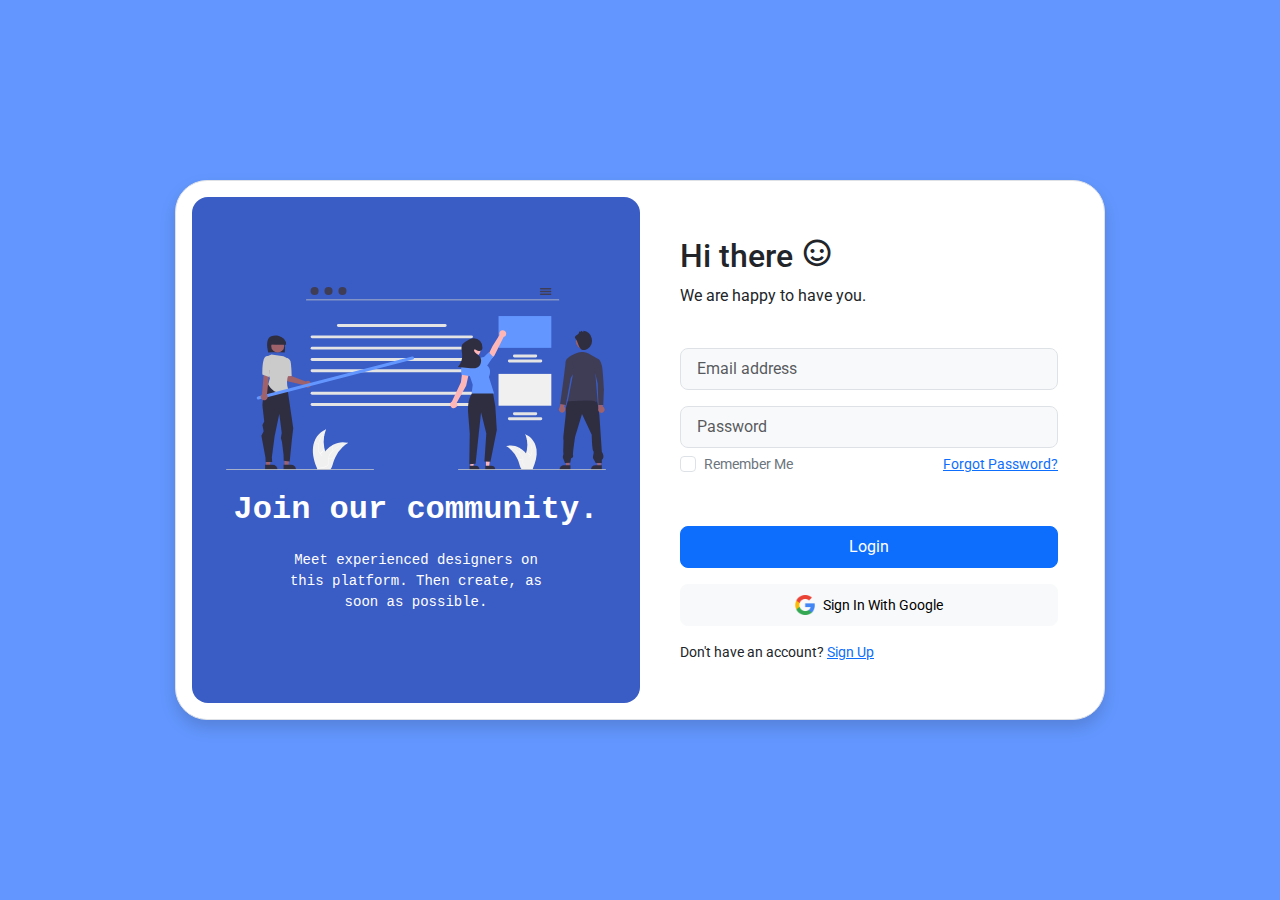
<file: index.html>
<!DOCTYPE html>
<html lang="en">

<head>
    <meta charset="UTF-8">
    <meta name="viewport" content="width=device-width, initial-scale=1.0">
    <link href='https://unpkg.com/boxicons@2.1.4/css/boxicons.min.css' rel='stylesheet'>
    <link rel="stylesheet" href="https://cdn.jsdelivr.net/npm/bootstrap@5.3.2/dist/css/bootstrap.min.css">
    <script src="https://cdn.jsdelivr.net/npm/bootstrap@5.3.2/dist/js/bootstrap.bundle.min.js"></script>
    <link rel="stylesheet" href="styles.css">
    <title>Responsive Login Form With Bootstrap 5 And Javascript</title>
</head>

<body>

    <!-- MODAL -->
    <div class="modal fade" id="signUpModal" tableIndex="-1" role="dialog" aria-labelledby="signUpModalLabel"
        aria-hidden="true">
        <div class="modal-dialog" role="document">
            <div class="modal-content">
                <div class="modal-header">
                    <h5 class="modal-title" id="signUpModalLabel">Sign Up Form</h5>
                    <button type="button" class="close" onclick="closeModal()" data-dismiss="modal" aria-label="Close">
                        <span aria-hidden="true">&times;</span>
                    </button>
                </div>
                <div class="modal-body">
                    <div class="form-group">
                        <label for="firstName">Firstname:</label>
                        <input type="text" class="form-control" id="firstName">
                    </div>
                    <div class="form-group">
                        <label for="lastName">Lastname:</label>
                        <input type="text" class="form-control" id="lastName">
                    </div>
                    <div class="form-group">
                        <label for="userName">Username:</label>
                        <input type="text" class="form-control" id="userName">
                    </div>
                    <div class="form-group">
                        <label for="email">Email Address:</label>
                        <input type="text" class="form-control" id="email" placeholder="your_mail@anymail.com">
                    </div>
                    <div class="form-group">
                        <label for="password">Password:</label>
                        <input type="password" class="form-control" id="password"
                            placeholder="Use at least one number and min 8 characters.">
                    </div>
                </div>
                <div class="modal-footer">
                    <button type="button" class="btn btn-secondary" onclick="closeModal()"
                        data-dismiss="modal">Close</button>
                    <button type="button" class="btn btn-primary" onclick="signUp()">Sign Up</button>
                </div>
            </div>
        </div>
    </div>
    <!-- MODAL -->

    <!-- MAIN CONTAINER -->
    <div class="container d-flex justify-content-center align-items-center min-vh-100">


        <!-- LOGIN CONTAINER -->
        <div class="row border rounded-5 p-3 bg-white shadow box-area">



            <!-- LEFT BOX -->
            <div class="col-md-6 rounded-4 d-flex justify-content-center align-items-center flex-column left-box"
                style="background: #3a5cc5;">
                <div class="featured-image mb-3">
                    <img src="images/team.svg" class="img-fluid" style="width: 380px;">
                </div>
                <p class="text-white fs-2" style="font-family: 'Courier New', Courier, monospace; font-weight: 600;">Join our community.</p>
                <small class="text-white text-wrap text-center"
                    style="width: 17rem;  font-family: 'Courier New', Courier, monospace;">Meet experienced designers on
                    this platform. Then create, as soon as possible.</small>

            </div>

            <!-- RIGHT BOX -->

            <div class="col-md-6 right-box">
                <div class="row align-items-center">
                    <div class="header-text mb-4">
                        <h2 id="login-message">Hi there <i class='bx bx-smile'></i></h2>
                        <p id="login-text">We are happy to have you.</p>
                    </div>
                    <div class="input-group mb-3">
                        <input id="email-login" type="text" class="form-control form-control-lg bg-light fs-6"
                            placeholder="Email address">
                    </div>

                    <div class="input-group mb-1">
                        <input id="password-login" type="password" class="form-control form-control-lg bg-light fs-6"
                            placeholder="Password">
                    </div>

                    <div class="input-group mb-5 d-flex justify-content-between">
                        <div class="form-check">
                            <input type="checkbox" class="form-check-input" id="formCheck">
                            <label for="formCheck" class="form-check-label text-secondary"><small>Remember
                                    Me</small></label>
                        </div>
                        <div class="forgot">
                            <small><a href="forgot-password.html">Forgot Password?</a></small>
                        </div>
                    </div>

                    <div class="input-group mb-3">
                        <button onclick="login()" id="login-button"
                            class="btn btn-lg btn-primary w-100 fs-6">Login</button>
                    </div>

                    <div class="input-group mb-3">
                        <button class="btn btn-lg btn-light w-100 fs-6"><img src="images/google.png"
                                style="width: 20px;" class="me-2"><small>Sign In With Google</small></button>
                    </div>

                    <div class="row">
                        <small>Don't have an account? <a href="#" onclick="openModal()" id="openSignUpModal">Sign
                                Up</a></small>
                    </div>
                </div>
            </div>
        </div>
    </div>

    <script src="script.js"></script>
    <script src="user.js"></script>
</body>

</html>
</file>
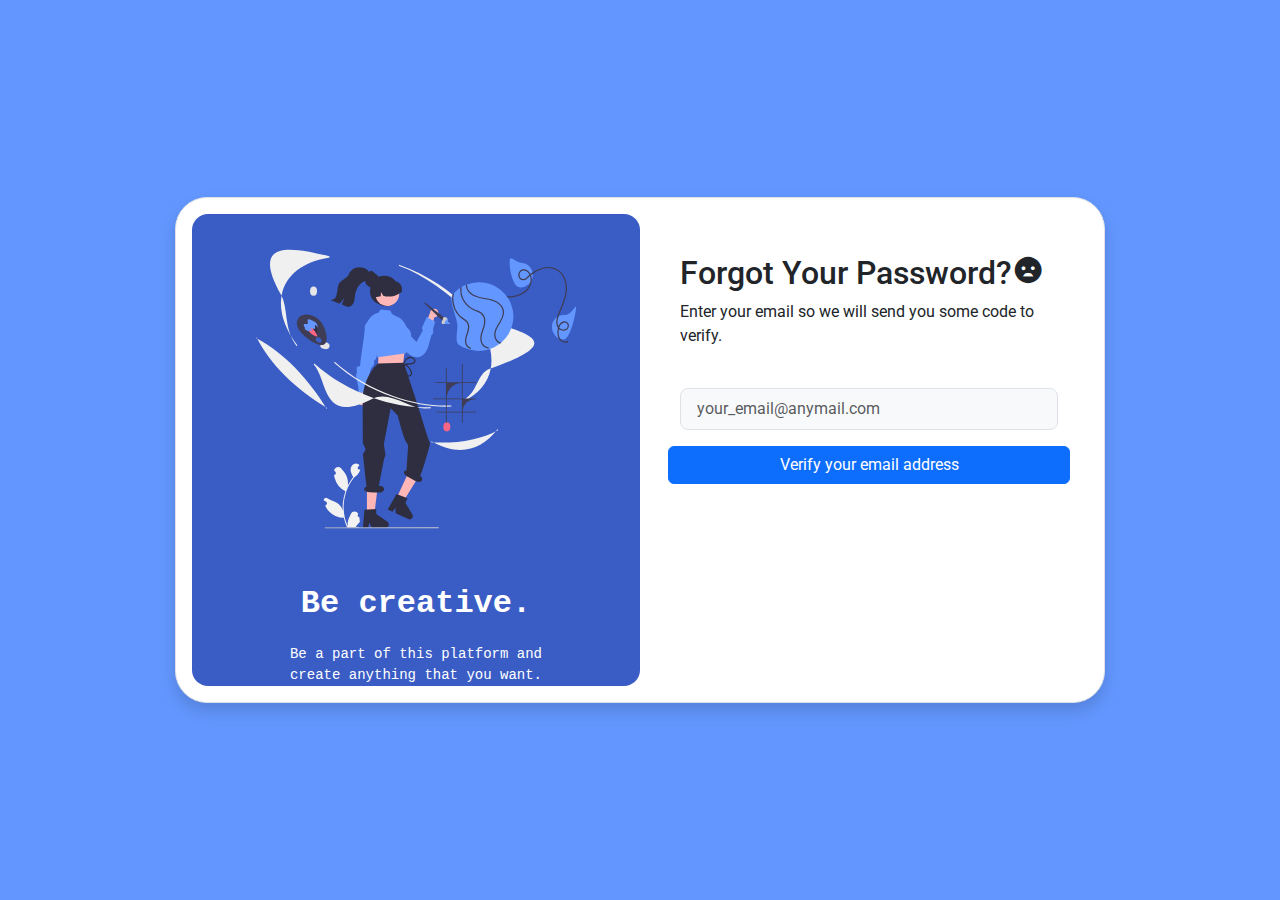
<file: forgot-password.html>
<!DOCTYPE html>
<html lang="en">

<head>
    <meta charset="UTF-8">
    <meta name="viewport" content="width=device-width, initial-scale=1.0">
    <link href='https://unpkg.com/boxicons@2.1.4/css/boxicons.min.css' rel='stylesheet'>
    <link rel="stylesheet" href="https://cdn.jsdelivr.net/npm/bootstrap@5.3.2/dist/css/bootstrap.min.css">
    <script src="https://cdn.jsdelivr.net/npm/bootstrap@5.3.2/dist/js/bootstrap.bundle.min.js"></script>
    <link rel="stylesheet" href="styles.css">
    <link rel="stylesheet" href="">
    <title>Forgot Password</title>
</head>

<body>

    <!-- MODAL -->
    <div class="modal fade" id="enterCodeModal" tableIndex="-1" role="dialog" aria-labelledby="enterCodeModalLabel"
        aria-hidden="true">
        <div class="modal-dialog" role="document">
            <div class="modal-content">
                <div class="modal-header">
                    <h5 class="modal-title" id="signUpModalLabel">Verify your email.</h5>
                    <button type="button" class="close" onclick="closeModal()" data-dismiss="modal" aria-label="Close">
                        <span aria-hidden="true">&times;</span>
                    </button>
                </div>
                <div class="modal-body">
                    <div class="form-group">
                        <label for="verifyCode">Enter the code:</label>
                        <input type="text" class="form-control" id="input-code" placeholder="_ _ _ _ _ _">
                    </div>
                </div>
                <div class="modal-footer">
                    <button type="button" class="btn btn-secondary" onclick="closeModal()"
                        data-dismiss="modal">Close</button>
                    <button type="button" class="btn btn-primary" onclick="verifyCode()">Verify</button>
                </div>
            </div>
        </div>
    </div>
    <!-- MODAL -->

    <!-- main container -->
    <div class="container d-flex justify-content-center align-items-center min-vh-100">
        <div class="row border rounded-5 p-3 bg-white shadow box-area">

            <div class="col-md-6 rounded-4 d-flex justify-content-center align-items-center flex-column left-box"
                style="background: #3a5cc5;">
                <div class="featured-image mb-3">
                    <img src="images/create.svg" class="img-fluid" style="width: 320px; height: 350px;">
                </div>
                <p class="text-white fs-2" style="font-family: 'Courier New', Courier, monospace; font-weight: 600;">Be
                    creative.</p>
                <small class="text-white text-wrap text-center"
                    style="width: 17rem;  font-family: 'Courier New', Courier, monospace;">Be a part of this platform and create anything that you want.</small>

            </div>

            <div class="col-md-6 right-box">
                <div class="row align-items-center">
                    <div class="header-text mb-4">
                        <h2>Forgot Your Password?<i class='bx bxs-sad'></i></h2>
                        <p>Enter your email so we will send you some code to verify.</p>
                    </div>
                    <div class="input-group mb-3">
                        <input id="input-mail" type="text" class="form-control form-control-lg bg-light fs-6"
                            placeholder="your_email@anymail.com">
                    </div>

                    <button class="btn btn-primary" onclick="openModal()">Verify your email address</button>
                </div>
            </div>
        </div>
    </div>
    <script src="forgot-script.js"></script>
</body>

</html>
</file>
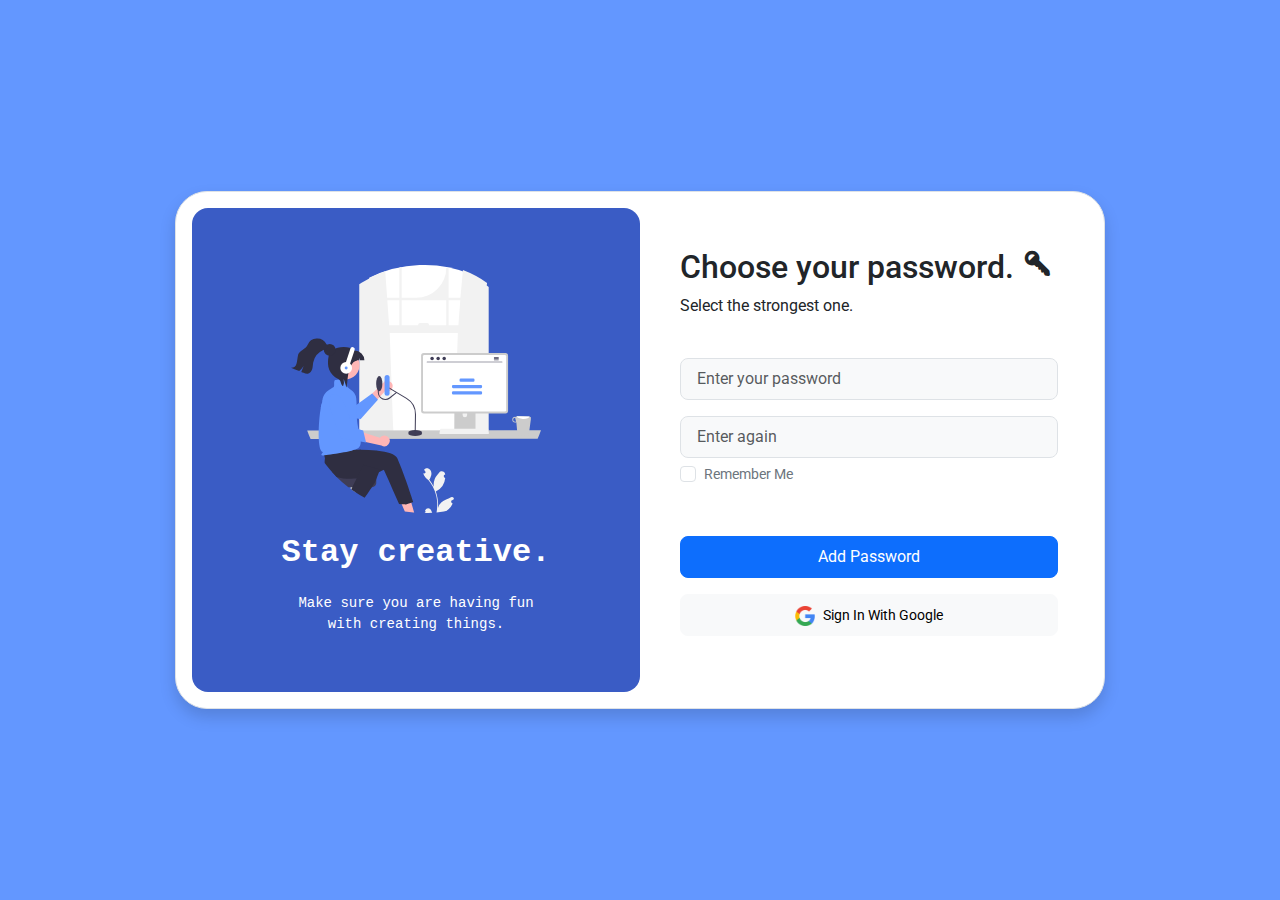
<file: new-password.html>
<!DOCTYPE html>
<html lang="en">

<head>
    <meta charset="UTF-8">
    <meta name="viewport" content="width=device-width, initial-scale=1.0">
    <link href='https://unpkg.com/boxicons@2.1.4/css/boxicons.min.css' rel='stylesheet'>
    <link rel="stylesheet" href="https://cdn.jsdelivr.net/npm/bootstrap@5.3.2/dist/css/bootstrap.min.css">
    <script src="https://cdn.jsdelivr.net/npm/bootstrap@5.3.2/dist/js/bootstrap.bundle.min.js"></script>
    <link rel="stylesheet" href="styles.css">
    <title>New Password</title>
</head>

<body>
    <!-- MAIN CONTAINER -->
    <div class="container d-flex justify-content-center align-items-center min-vh-100">


        <!-- LOGIN CONTAINER -->
        <div class="row border rounded-5 p-3 bg-white shadow box-area">



            <!-- LEFT BOX -->
            <div class="col-md-6 rounded-4 d-flex justify-content-center align-items-center flex-column left-box"
                style="background: #3a5cc5;">
                <div class="featured-image mb-3">
                    <img src="images/woman.svg" class="img-fluid" style="width: 250px;">
                </div>
                <p class="text-white fs-2" style="font-family: 'Courier New', Courier, monospace; font-weight: 600;">Stay creative.</p>
                <small class="text-white text-wrap text-center"
                    style="width: 17rem;  font-family: 'Courier New', Courier, monospace;">Make sure you are having fun with creating things.</small>

            </div>

            <!-- RIGHT BOX -->

            <div class="col-md-6 right-box">
                <div class="row align-items-center">
                    <div class="header-text mb-4">
                        <h2 id="login-message">Choose your password. <i class='bx bxs-key bx-flip-horizontal' ></i></h2>
                        <p id="login-text">Select the strongest one.</p>
                    </div>
                    <div class="input-group mb-3">
                        <input id="enter-pass" type="password" class="form-control form-control-lg bg-light fs-6"
                            placeholder="Enter your password">
                    </div>

                    <div class="input-group mb-1">
                        <input id="enter-pass-again" type="password" class="form-control form-control-lg bg-light fs-6"
                            placeholder="Enter again">
                    </div>

                    <div class="input-group mb-5 d-flex justify-content-between">
                        <div class="form-check">
                            <input type="checkbox" class="form-check-input" id="formCheck">
                            <label for="formCheck" class="form-check-label text-secondary"><small>Remember
                                    Me</small></label>
                        </div>
                    </div>

                    <div class="input-group mb-3">
                        <button id="add-password" onclick="addPassword()" class="btn btn-lg btn-primary w-100 fs-6">Add Password</button>
                    </div>

                    <div class="input-group mb-3">
                        <button class="btn btn-lg btn-light w-100 fs-6"><img src="images/google.png"
                                style="width: 20px;" class="me-2"><small>Sign In With Google</small></button>
                    </div>
                </div>
            </div>
        </div>
    </div>

    <script src="script.js"></script>
</body>

</html>
</file>
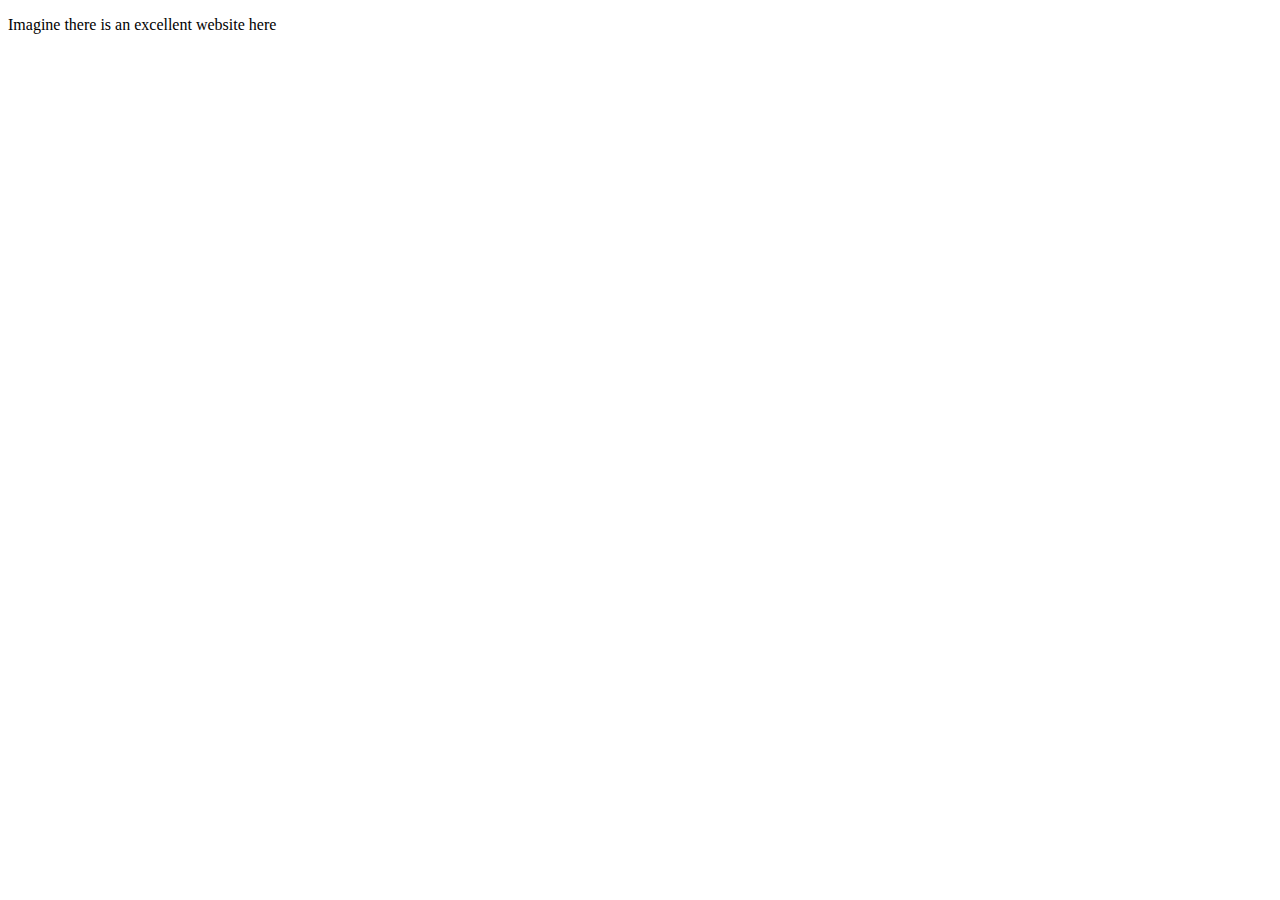
<file: website.html>
<!DOCTYPE html>
<html lang="en">

<head>
    <meta charset="UTF-8">
    <meta name="viewport" content="width=device-width, initial-scale=1.0">
    <title>Any Website</title>
</head>

<body>
    <p>Imagine there is an excellent website here</p>
</body>

</html>
</file>
<file: styles.css>
@import url("https://fonts.googleapis.com/css2?family=Roboto:wght@400;500&display=swap");
@import url("https://fonts.googleapis.com/css2?family=Roboto:wght@400;500&display=swap");
body {
  font-family: "Roboto", sans-serif;
  background: #ececec;
}

/* login container */
.box-area {
  width: 930px;
}

/* right box */
.right-box {
  padding: 40px 30px 40px 40px;
}

/* custom placeholder */
::-moz-placeholder {
  font-size: 16px;
}
::placeholder {
  font-size: 16px;
}

/* MEDIAQUERIES */
/* for small screens */
@media only screen and (max-width: 768px) {
  .box-area {
    margin: 0 10px;
  }
  .left-box {
    height: 100px;
    overflow: hidden;
  }
  .right-box {
    padding: 20px;
  }
}
body {
  font-family: "Roboto", sans-serif;
  background-color: #6397FF;
}

.right-box {
  padding: 40px 30px 40px 40px;
}

.box-area {
  width: 930px;
}/*# sourceMappingURL=styles.css.map */
</file>
